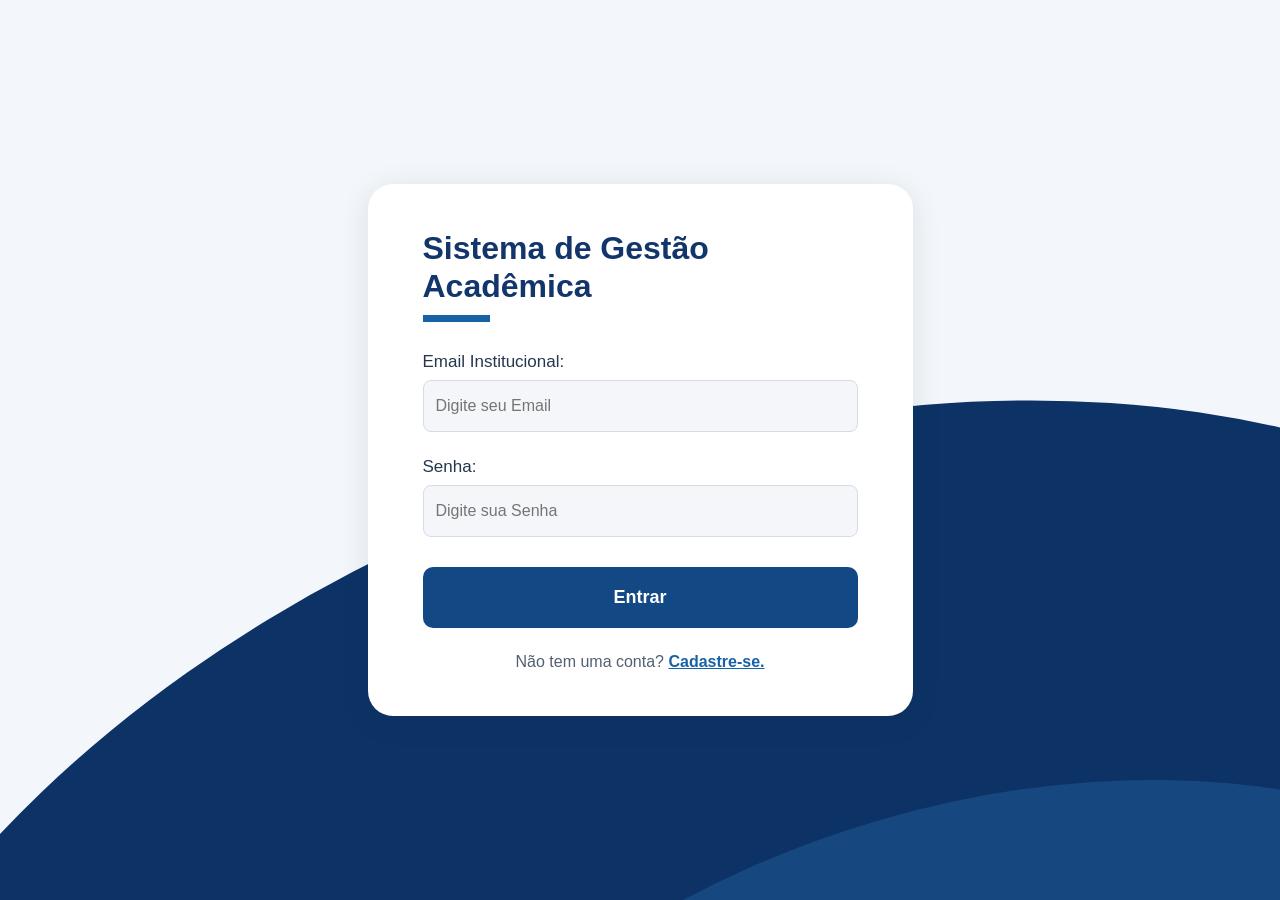
<file: index.html>
<!DOCTYPE html>
<html lang="pt-br">

<head>
    <meta charset="UTF-8">
    <meta name="viewport" content="width=device-width, initial-scale=1.0">

    <title>Tela de Login</title>

    <link rel="stylesheet" href="login.css">
</head>

<body>

    <div class="container">

        <!-- Fundo azul -->
        <div class="fundo">

            <div class="onda onda1"></div>
            <div class="onda onda2"></div>

        </div>

        <!-- Cartão de login -->
        <div class="conteudo">

            <h1>Sistema de Gestão Acadêmica</h1>

            <div class="linha"></div>

            <form id="formLogin">

                <label for="email">Email Institucional:</label>

                <input
                    type="email"
                    id="email"
                    placeholder="Digite seu Email"
                    required
                >

                <label for="senha">Senha:</label>

                <input
                    type="password"
                    id="senha"
                    placeholder="Digite sua Senha"
                    required
                >

                <button type="submit">Entrar</button>

                <p class="cadastro">
                    Não tem uma conta?
                    <a href="cadastro.html">Cadastre-se.</a>
                </p>

                <p id="mensagem"></p>

            </form>

             <script src="login.js"></script>

        </div>

    </div>

</body>

</html>
</file>
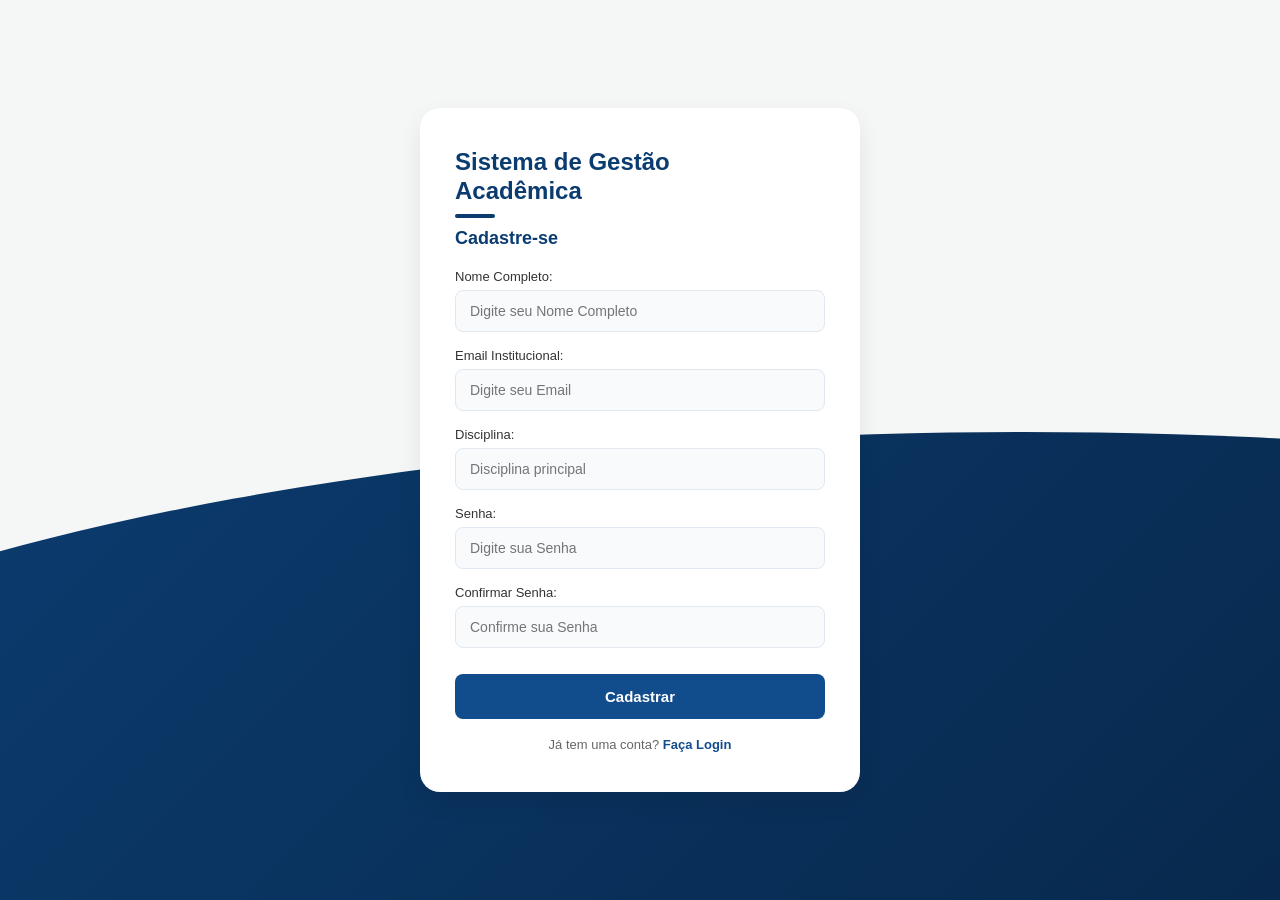
<file: cadastro.html>
<!DOCTYPE html>
<html lang="pt-br">

<head>
    <meta charset="UTF-8">
    <meta name="viewport" content="width=device-width, initial-scale=1.0">
    <title>Cadastro - Sistema de Gestão Acadêmica</title>
    <link rel="stylesheet" href="cadastro.css">
</head>

<body>

    <div class="background-shape"></div>

    <div class="card-container">
        <h1>Sistema de Gestão<br>Acadêmica</h1>
        <div class="divider"></div>
        <h2>Cadastre-se</h2>

        <form id="formCadastro">
            <div class="input-group">
                <label for="nome">Nome Completo:</label>
                <input type="text" id="nome" placeholder="Digite seu Nome Completo" required>
            </div>

            <div class="input-group">
                <label for="email">Email Institucional:</label>
                <input type="email" id="email" placeholder="Digite seu Email" required>
            </div>

            <div class="input-group">
                <label for="disciplina">Disciplina:</label>
                <input type="text" id="disciplina" placeholder="Disciplina principal" required>
            </div>

            <div class="input-group">
                <label for="senha">Senha:</label>
                <input type="password" id="senha" placeholder="Digite sua Senha" required>
            </div>

            <div class="input-group">
                <label for="confirmarSenha">Confirmar Senha:</label>
                <input type="password" id="confirmarSenha" placeholder="Confirme sua Senha" required>
            </div>

            <button type="submit">Cadastrar</button>

            <p id="mensagem"></p>

            <p class="login-link">
                Já tem uma conta? <a href="index.html">Faça Login</a>
            </p>
        </form>
    </div>

    <script src="cadastro.js"></script>

</body>
</html>
</file>
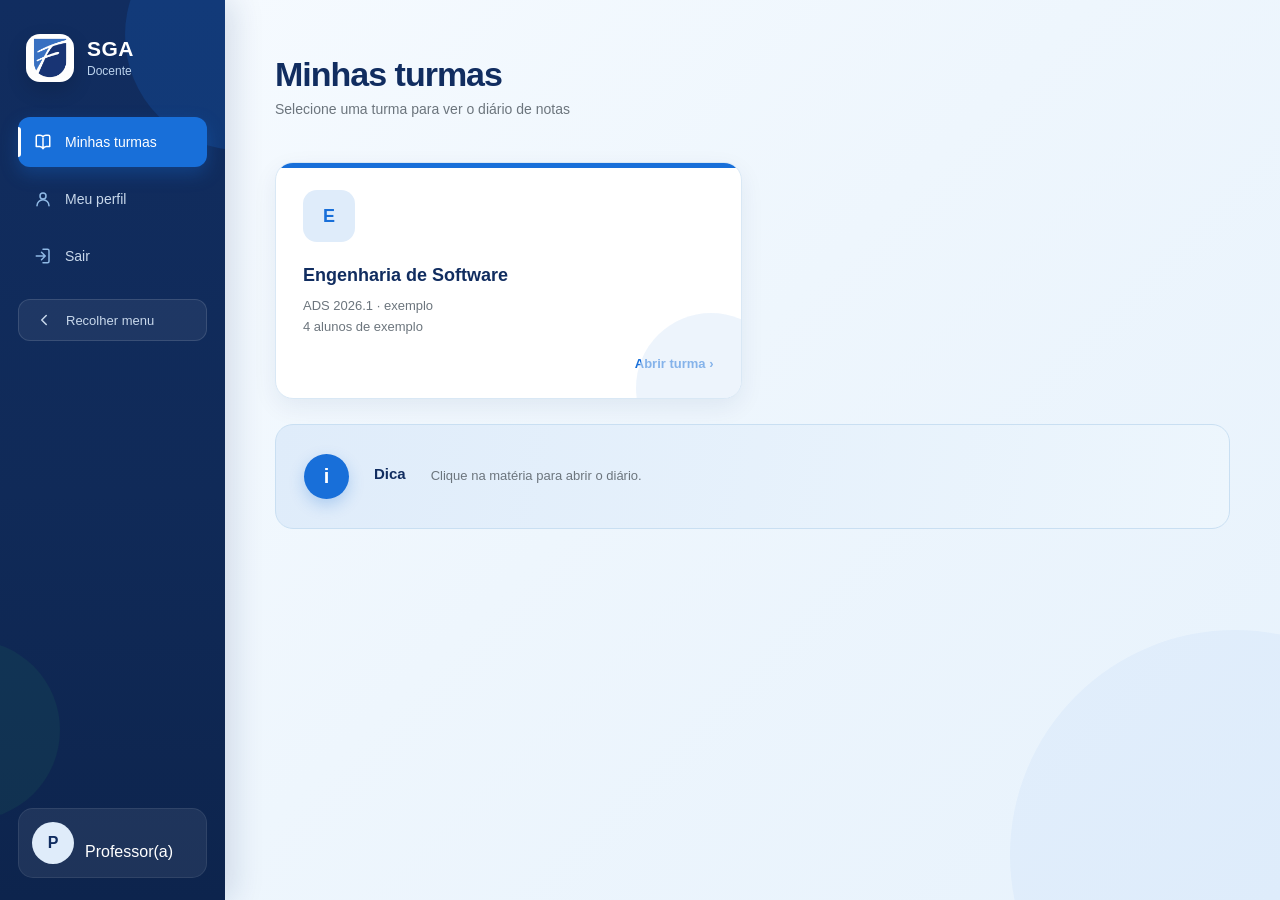
<file: menu.html>
<!DOCTYPE html>
<html lang="pt-BR">
<head>
    <meta charset="UTF-8">
    <meta name="viewport" content="width=device-width, initial-scale=1.0">
    <title>Minhas turmas - SGA</title>
    <link rel="stylesheet" href="menu.css">
    <link rel="stylesheet" href="sidebar-toggle.css">
</head>
<body>

    <div class="container">

        <!-- Menu lateral -->
        <aside class="sidebar" id="sidebar">
            <div class="logo">
                <div class="logo-icon">
                    <img src="imagens/logo-faculdade.png" alt="Logo da faculdade">
                </div>
                <div>
                    <h2>SGA</h2>
                    <span>Docente</span>
                </div>
            </div>

            <nav>
                <a href="#" class="active" aria-label="Minhas turmas" title="Minhas turmas">
                    <svg class="nav-icon" viewBox="0 0 24 24" fill="none" stroke="currentColor" stroke-width="2" stroke-linecap="round" stroke-linejoin="round" aria-hidden="true"><path d="M12 7v14M3 18V5a2 2 0 0 1 2-2h2a5 5 0 0 1 5 2 5 5 0 0 1 5-2h2a2 2 0 0 1 2 2v13h-4a5 5 0 0 0-5 3 5 5 0 0 0-5-3H3Z"/></svg>
                    <span class="nav-label">Minhas turmas</span>
                </a>

                <a href="meuperfil.html" aria-label="Meu perfil" title="Meu perfil">
                    <svg class="nav-icon" viewBox="0 0 24 24" fill="none" stroke="currentColor" stroke-width="2" stroke-linecap="round" stroke-linejoin="round" aria-hidden="true"><circle cx="12" cy="8" r="4"/><path d="M4 21a8 8 0 0 1 16 0"/></svg>
                    <span class="nav-label">Meu perfil</span>
                </a>

                <a href="index.html" aria-label="Sair" title="Sair">
                    <svg class="nav-icon" viewBox="0 0 24 24" fill="none" stroke="currentColor" stroke-width="2" stroke-linecap="round" stroke-linejoin="round" aria-hidden="true"><path d="M10 17l5-5-5-5M15 12H3M12 3h6a2 2 0 0 1 2 2v14a2 2 0 0 1-2 2h-6"/></svg>
                    <span class="nav-label">Sair</span>
                </a>
            </nav>
            <button class="sidebar-toggle" id="sidebarToggle" type="button" aria-controls="sidebar" aria-expanded="true" aria-label="Recolher menu" title="Recolher menu">
                <svg viewBox="0 0 24 24" fill="none" stroke="currentColor" stroke-width="2" stroke-linecap="round" stroke-linejoin="round" aria-hidden="true"><path d="m15 18-6-6 6-6"/></svg>
                <span class="toggle-label">Recolher menu</span>
            </button>
            <div class="professor">
                <div class="profile-icon" id="fotoMenu"></div>
                <div>
                    <strong id="nomeUsuario"></strong>
                    <br><span>Professor(a)</span>
                </div>
            </div>
        </aside>

        <!-- Conteúdo principal -->
        <main class="main-content">

            <header class="header">
                <div>
                    <h1>Minhas turmas</h1>
                    <p>Selecione uma turma para ver o diário de notas</p>
                </div>

            </header>

            <!-- Cartão da disciplina principal do usuário -->
            <section class="turmas" id="listaTurmas" aria-label="Minha matéria"></section>

            <!-- Painel de dicas -->
            <section class="dica">
                <h3>Dica</h3>
                <p>
                    Clique na matéria para abrir o diário.
                </p>
            </section>

            <script src="menu.js"></script>
            <script src="sidebar-toggle.js"></script>

        </main>
    </div>

</body>

</html>
</file>
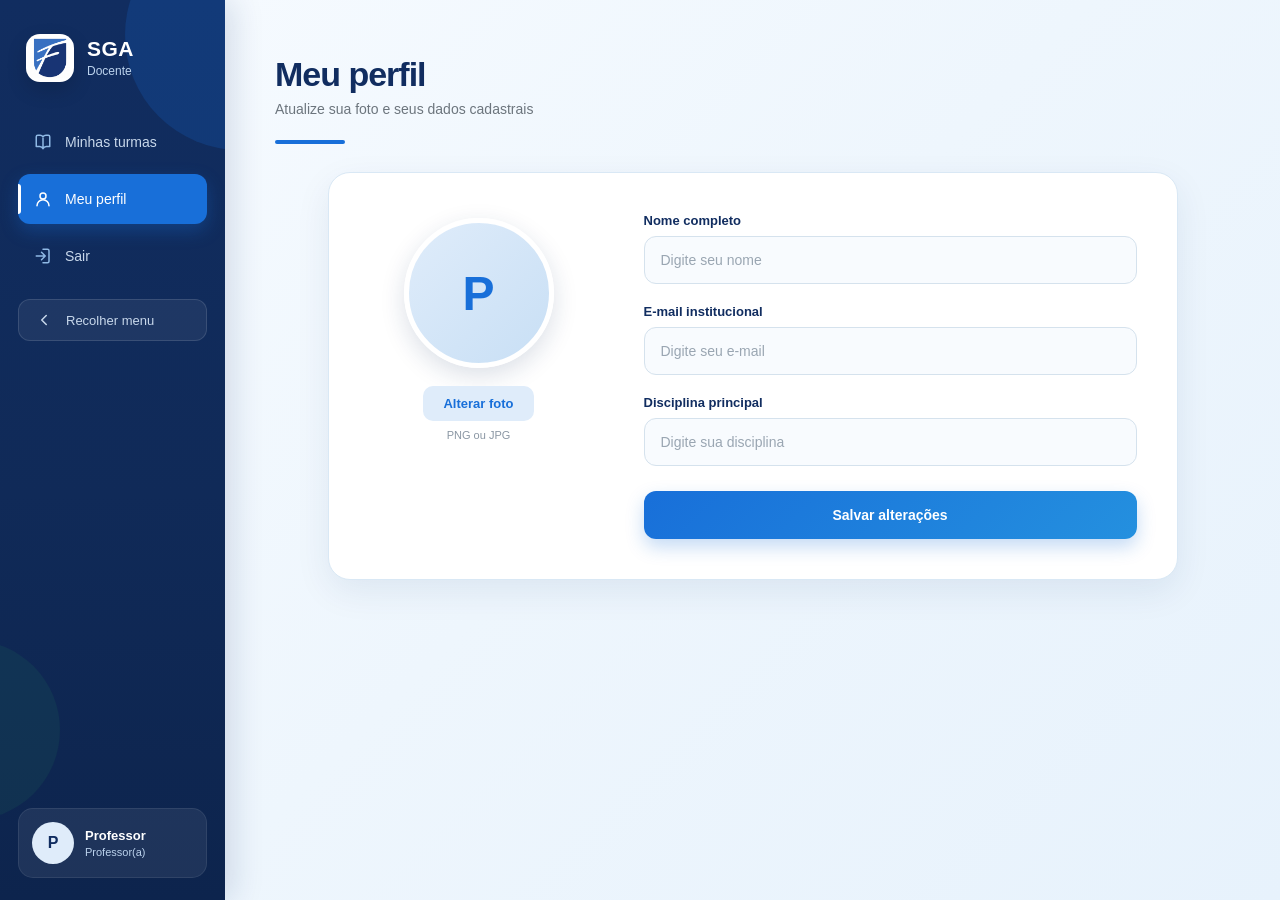
<file: meuperfil.html>
<!DOCTYPE html>
<html lang="pt-BR">

<head>
    <meta charset="UTF-8">
    <meta name="viewport" content="width=device-width, initial-scale=1.0">

    <title>Meu perfil - SGA</title>

    <link rel="stylesheet" href="meuperfil.css">
    <link rel="stylesheet" href="sidebar-toggle.css">
</head>

<body>

    <div class="container">

        <!-- =========================
             MENU LATERAL
        ========================== -->

        <aside class="sidebar" id="sidebar">

            <div class="logo">

                <div class="logo-icon">
                    <img src="imagens/logo-faculdade.png" alt="Logo da faculdade">
                </div>

                <div>
                    <h2>SGA</h2>
                    <span>Docente</span>
                </div>

            </div>

            <nav>

                <a href="menu.html" aria-label="Minhas turmas" title="Minhas turmas">
                    <svg class="nav-icon" viewBox="0 0 24 24" fill="none" stroke="currentColor" stroke-width="2" stroke-linecap="round" stroke-linejoin="round" aria-hidden="true"><path d="M12 7v14M3 18V5a2 2 0 0 1 2-2h2a5 5 0 0 1 5 2 5 5 0 0 1 5-2h2a2 2 0 0 1 2 2v13h-4a5 5 0 0 0-5 3 5 5 0 0 0-5-3H3Z"/></svg>
                    <span class="nav-label">Minhas turmas</span>
                </a>

                <a href="meuperfil.html" class="active" aria-label="Meu perfil" title="Meu perfil">
                    <svg class="nav-icon" viewBox="0 0 24 24" fill="none" stroke="currentColor" stroke-width="2" stroke-linecap="round" stroke-linejoin="round" aria-hidden="true"><circle cx="12" cy="8" r="4"/><path d="M4 21a8 8 0 0 1 16 0"/></svg>
                    <span class="nav-label">Meu perfil</span>
                </a>

                <a href="index.html" aria-label="Sair" title="Sair">
                    <svg class="nav-icon" viewBox="0 0 24 24" fill="none" stroke="currentColor" stroke-width="2" stroke-linecap="round" stroke-linejoin="round" aria-hidden="true"><path d="M10 17l5-5-5-5M15 12H3M12 3h6a2 2 0 0 1 2 2v14a2 2 0 0 1-2 2h-6"/></svg>
                    <span class="nav-label">Sair</span>
                </a>

            </nav>

            <button class="sidebar-toggle" id="sidebarToggle" type="button" aria-controls="sidebar" aria-expanded="true" aria-label="Recolher menu" title="Recolher menu">
                <svg viewBox="0 0 24 24" fill="none" stroke="currentColor" stroke-width="2" stroke-linecap="round" stroke-linejoin="round" aria-hidden="true"><path d="m15 18-6-6 6-6"/></svg>
                <span class="toggle-label">Recolher menu</span>
            </button>

            <!-- Usuário -->
            <div class="professor">

                <div class="profile-icon" id="foto-lateral">
                    <span>P</span>
                </div>

                <div>
                    <strong id="nomeLateral">Professor</strong>
                    <span>Professor(a)</span>
                </div>

            </div>

        </aside>


        <!-- =========================
             CONTEÚDO
        ========================== -->

        <main class="main-content">

            <header class="header">

                <div>
                    <h1>Meu perfil</h1>

                    <p>
                        Atualize sua foto e seus dados cadastrais
                    </p>
                </div>

            </header>


            <!-- =========================
                 CARD DO PERFIL
            ========================== -->

            <section class="perfil-card">

                <!-- FOTO -->

                <div class="foto-container">

                    <div class="foto" id="foto-perfil">
                        <span id="letraPerfil">P</span>
                    </div>

                    <label
                        for="foto-input"
                        class="alterar-foto">
                        Alterar foto
                    </label>

                    <input
                        type="file"
                        id="foto-input"
                        accept="image/png, image/jpeg"
                    >

                    <small>
                        PNG ou JPG
                    </small>

                </div>


                <!-- FORMULÁRIO -->

                <form class="form-perfil">

                    <div class="campo">

                        <label for="nome">
                            Nome completo
                        </label>

                        <input
                            type="text"
                            id="nome"
                            name="nome"
                            placeholder="Digite seu nome"
                            required
                        >

                    </div>


                    <div class="campo">

                        <label for="email">
                            E-mail institucional
                        </label>

                        <input
                            type="email"
                            id="email"
                            name="email"
                            placeholder="Digite seu e-mail"
                            required
                        >

                    </div>


                    <div class="campo">

                        <label for="disciplina">
                            Disciplina principal
                        </label>

                        <input
                            type="text"
                            id="disciplina"
                            name="disciplina"
                            placeholder="Digite sua disciplina"
                            required
                        >

                    </div>


                    <button
                        type="submit"
                        class="btn-salvar">

                        Salvar alterações

                    </button>

                </form>

            </section>

        </main>

    </div>


    <script src="meuperfil.js"></script>
    <script src="sidebar-toggle.js"></script>

</body>

</html>
</file>
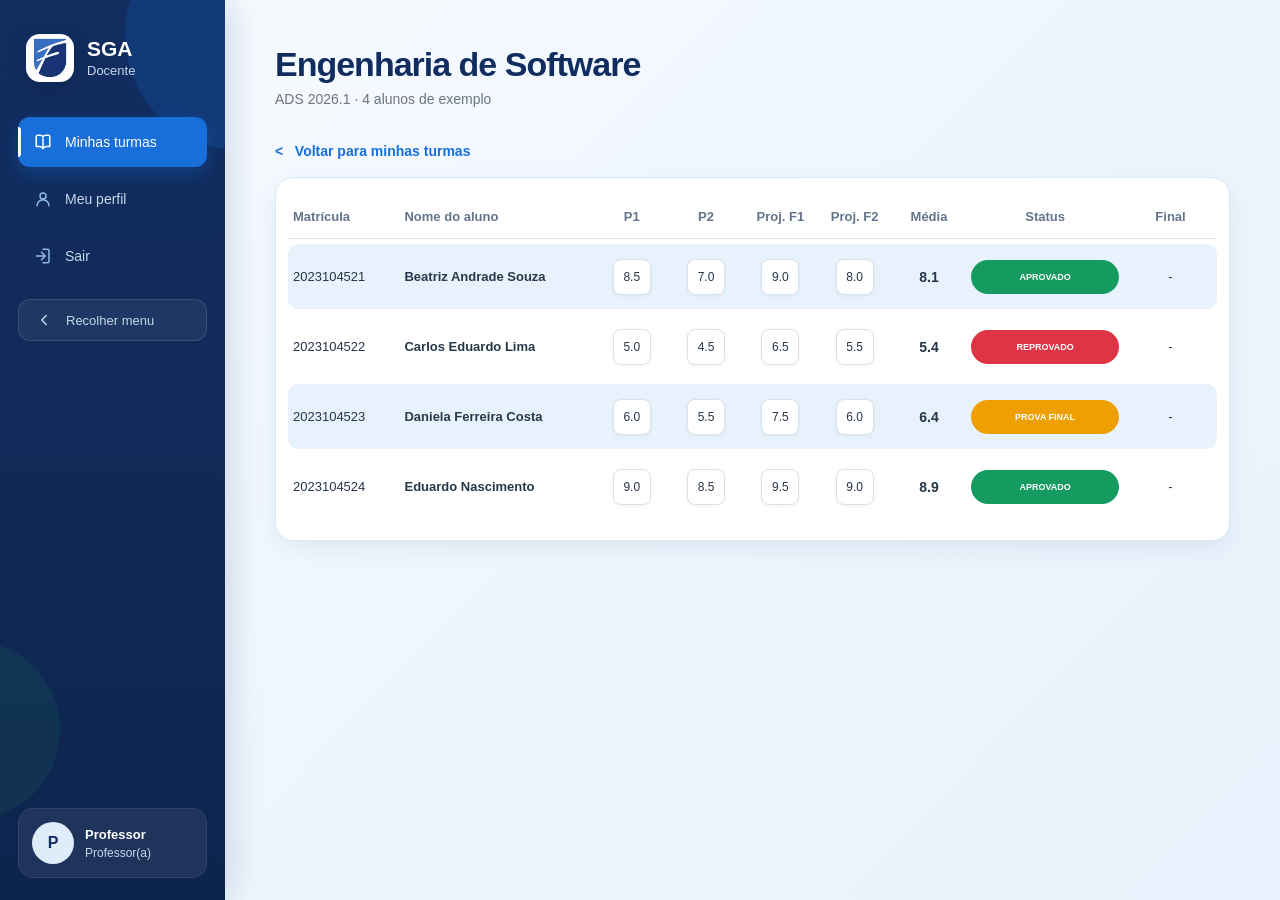
<file: turmaES.html>
<!DOCTYPE html>
<html lang="pt-BR">
<head>
    <meta charset="UTF-8">
    <meta name="viewport" content="width=device-width, initial-scale=1.0">
    <title>Engenharia de Software - SGA</title>
    <link rel="stylesheet" href="turmaES.css">
    <link rel="stylesheet" href="sidebar-toggle.css">
</head>
<body>

<div class="container">

    <!-- Menu lateral -->
    <aside class="sidebar" id="sidebar">
        <div class="logo">
            <div class="logo-icon">
                <img src="imagens/logo-faculdade.png" alt="Logo da faculdade">
            </div>
            <div>
                <h2>SGA</h2>
                <span>Docente</span>
            </div>
        </div>

        <nav>
            <a href="menu.html" class="active" aria-label="Minhas turmas" title="Minhas turmas">
                <svg class="nav-icon" viewBox="0 0 24 24" fill="none" stroke="currentColor" stroke-width="2" stroke-linecap="round" stroke-linejoin="round" aria-hidden="true"><path d="M12 7v14M3 18V5a2 2 0 0 1 2-2h2a5 5 0 0 1 5 2 5 5 0 0 1 5-2h2a2 2 0 0 1 2 2v13h-4a5 5 0 0 0-5 3 5 5 0 0 0-5-3H3Z"/></svg>
                <span class="nav-label">Minhas turmas</span>
            </a>

            <a href="meuperfil.html" aria-label="Meu perfil" title="Meu perfil">
                <svg class="nav-icon" viewBox="0 0 24 24" fill="none" stroke="currentColor" stroke-width="2" stroke-linecap="round" stroke-linejoin="round" aria-hidden="true"><circle cx="12" cy="8" r="4"/><path d="M4 21a8 8 0 0 1 16 0"/></svg>
                <span class="nav-label">Meu perfil</span>
            </a>

            <a href="index.html" aria-label="Sair" title="Sair">
                <svg class="nav-icon" viewBox="0 0 24 24" fill="none" stroke="currentColor" stroke-width="2" stroke-linecap="round" stroke-linejoin="round" aria-hidden="true"><path d="M10 17l5-5-5-5M15 12H3M12 3h6a2 2 0 0 1 2 2v14a2 2 0 0 1-2 2h-6"/></svg>
                <span class="nav-label">Sair</span>
            </a>
        </nav>

        <button class="sidebar-toggle" id="sidebarToggle" type="button" aria-controls="sidebar" aria-expanded="true" aria-label="Recolher menu" title="Recolher menu">
            <svg viewBox="0 0 24 24" fill="none" stroke="currentColor" stroke-width="2" stroke-linecap="round" stroke-linejoin="round" aria-hidden="true"><path d="m15 18-6-6 6-6"/></svg>
            <span class="toggle-label">Recolher menu</span>
        </button>

        <div class="professor">
            <div class="profile-icon" id="fotoMenu"></div>
            <div>
                <strong id="nomeUsuario">Professor</strong>
                <span>Professor(a)</span>
            </div>
        </div>
    </aside>

    <!-- Conteúdo principal -->
    <main class="main-content">

        <!-- Cabeçalho -->
        <header class="header">
            <div>
                <h1 id="nomeDisciplina">Engenharia de Software</h1>
                <p id="resumoTurma">4 alunos de exemplo</p>
            </div>

        </header>

        <div class="content">

            <!-- Voltar -->
            <a href="menu.html" class="voltar">
                &lt; &nbsp; Voltar para minhas turmas
            </a>

            <!-- Tabela -->
            <section class="tabela-container">
                <div class="table-scroll">
                    <table>
                        <thead>
                            <tr>
                                <th>Matrícula</th>
                                <th>Nome do aluno</th>
                                <th>P1</th>
                                <th>P2</th>
                                <th>Proj. F1</th>
                                <th>Proj. F2</th>
                                <th>Média</th>
                                <th>Status</th>
                                <th>Final</th>
                            </tr>
                        </thead>

                        <tbody>
                            <tr>
                                <td>2023104521</td>
                                <td class="nome">Beatriz Andrade Souza</td>
                                <td><input type="number" value="8.5" step="0.1"></td>
                                <td><input type="number" value="7.0" step="0.1"></td>
                                <td><input type="number" value="9.0" step="0.1"></td>
                                <td><input type="number" value="8.0" step="0.1"></td>
                                <td class="media">8.1</td>
                                <td><span class="status aprovado">APROVADO</span></td>
                                <td>-</td>
                            </tr>

                            <tr>
                                <td>2023104522</td>
                                <td class="nome">Carlos Eduardo Lima</td>
                                <td><input type="number" value="5.0" step="0.1"></td>
                                <td><input type="number" value="4.5" step="0.1"></td>
                                <td><input type="number" value="6.5" step="0.1"></td>
                                <td><input type="number" value="5.5" step="0.1"></td>
                                <td class="media">5.4</td>
                                <td><span class="status reprovado">REPROVADO</span></td>
                                <td>-</td>
                            </tr>

                            <tr>
                                <td>2023104523</td>
                                <td class="nome">Daniela Ferreira Costa</td>
                                <td><input type="number" value="6.0" step="0.1"></td>
                                <td><input type="number" value="5.5" step="0.1"></td>
                                <td><input type="number" value="7.5" step="0.1"></td>
                                <td><input type="number" value="6.0" step="0.1"></td>
                                <td class="media">6.4</td>
                                <td><span class="status final">PROVA FINAL</span></td>
                                <td>-</td>
                            </tr>

                            <tr>
                                <td>2023104524</td>
                                <td class="nome">Eduardo Nascimento</td>
                                <td><input type="number" value="9.0" step="0.1"></td>
                                <td><input type="number" value="8.5" step="0.1"></td>
                                <td><input type="number" value="9.5" step="0.1"></td>
                                <td><input type="number" value="9.0" step="0.1"></td>
                                <td class="media">8.9</td>
                                <td><span class="status aprovado">APROVADO</span></td>
                                <td>-</td>
                            </tr>

                        </tbody>
                    </table>
                </div>
            </section>

        </div>
    </main>
</div>

<script src="menu.js"></script>
<script src="turma.js"></script>
<script src="sidebar-toggle.js"></script>
</body>
</html>
</file>
<file: login.css>
* {
            margin: 0;
            padding: 0;
            box-sizing: border-box;
        }

        body {
            font-family: Arial, Helvetica, sans-serif;
            background-color: #f3f6fa;
            color: #152b4a;
            min-height: 100vh;
        }

        .container {
            min-height: 100vh;
            width: 100%;
            position: relative;
            display: flex;
            align-items: center;
            justify-content: center;
            overflow: hidden;
        }

        /* Fundo */
        .fundo {
            position: absolute;
            inset: 0;
            overflow: hidden;
            z-index: 0;
            pointer-events: none;
        }

        .onda {
            position: absolute;
            border-radius: 50%;
            transform: rotate(-20deg);
        }

        .onda1 {
            background-color: #0d3265;
            width: 160vw;
            height: 150vh;
            left: -20vw;
            bottom: -100vh;
        }

        .onda2 {
            background-color: #16477f;
            width: 115vw;
            height: 115vh;
            left: 20vw;
            bottom: -105vh;
        }

        /* Conteúdo */
        .conteudo {
            position: relative;
            z-index: 2;
            width: 545px;
            padding: 45px 55px;
            background-color: white;
            border-radius: 25px;
            box-shadow: 0 5px 30px rgba(20, 45, 80, 0.10);
        }

        h1 {
            font-size: 32px;
            color: #12366b;
            margin-bottom: 10px;
            line-height: 1.2;
        }

        .linha {
            width: 67px;
            height: 7px;
            background-color: #1762a6;
            margin-bottom: 30px;
        }

        form {
            width: 100%;
        }

        label {
            display: block;
            font-size: 17px;
            color: #26374d;
            margin-bottom: 8px;
        }

        input[type="email"],
        input[type="password"] {
            width: 100%;
            height: 52px;
            border: 1px solid #d5dce5;
            border-radius: 8px;
            background-color: #f5f6f9;
            padding: 0 12px;
            font-size: 16px;
            outline: none;
            transition: 0.3s;
            margin-bottom: 25px;
        }

        input[type="email"]:focus,
        input[type="password"]:focus {
            border-color: #1762a6;
            box-shadow: 0 0 0 3px rgba(23, 98, 166, 0.12);
        }

        button {
            width: 100%;
            height: 61px;
            background-color: #124985;
            color: white;
            border: none;
            border-radius: 10px;
            font-size: 18px;
            font-weight: bold;
            cursor: pointer;
            transition: 0.3s;
            margin-top: 5px;
        }

        button:hover {
            background-color: #0d3265;
        }

        .cadastro {
            text-align: center;
            margin-top: 25px;
            font-size: 16px;
            color: #536071;
        }

        .cadastro a {
            color: #1762a6;
            text-decoration: underline;
            font-weight: bold;
        }

        .cadastro a:hover {
            color: #0d3265;
        }

        /* Responsividade */
        @media (max-width: 768px) {
            .container {
                padding: 25px 20px;
            }

            .conteudo {
                width: 100%;
                max-width: 480px;
                padding: 35px 28px;
                border-radius: 20px;
            }

            h1 {
                font-size: 27px;
            }

            label {
                font-size: 16px;
            }

            .onda1 {
                width: 200vw;
                height: 100vh;
                left: -45vw;
                bottom: -75vh;
            }

            .onda2 {
                width: 150vw;
                height: 80vh;
                left: 15vw;
                bottom: -75vh;
            }
        }

        @media (max-width: 380px) {
            .conteudo {
                padding: 28px 20px;
            }

            h1 {
                font-size: 24px;
            }

            .cadastro {
                font-size: 14px;
            }
        }
</file>
<file: cadastro.css>
* {
    margin: 0;
    padding: 0;
    box-sizing: border-box;
    font-family: 'Segoe UI', Tahoma, Geneva, Verdana, sans-serif;
}

body {
    min-height: 100vh;
    display: flex;
    justify-content: center;
    align-items: center;
    background-color: #f4f7f6;
    position: relative;
    overflow-x: hidden;
    padding: 20px;
}

/* Fundo curvado escuro da tela da direita */
.background-shape {
    position: absolute;
    bottom: 0;
    right: 0;
    width: 100%;
    height: 65%;
    background: linear-gradient(135deg, #0b3c70 0%, #08294d 100%);
    clip-path: ellipse(120% 80% at 80% 100%);
    z-index: 1;
}

/* Cartão Branco Centralizado */
.card-container {
    position: relative;
    z-index: 2;
    background-color: #ffffff;
    padding: 40px 35px;
    border-radius: 20px;
    box-shadow: 0 10px 25px rgba(0, 0, 0, 0.08);
    width: 100%;
    max-width: 440px;
}

/* Títulos */
.card-container h1 {
    color: #0b3c70;
    font-size: 24px;
    font-weight: 700;
    line-height: 1.2;
    margin-bottom: 8px;
}

.card-container h2 {
    color: #0b3c70;
    font-size: 18px;
    margin-top: 10px;
    margin-bottom: 20px;
}

/* Linha azul sob o título */
.divider {
    width: 40px;
    height: 4px;
    background-color: #0b3c70;
    border-radius: 2px;
}

/* Campos de entrada */
.input-group {
    margin-bottom: 16px;
    display: flex;
    flex-direction: column;
}

.input-group label {
    font-size: 13px;
    color: #333333;
    margin-bottom: 6px;
    font-weight: 500;
}

.input-group input {
    width: 100%;
    padding: 12px 14px;
    border: 1px solid #e2e8f0;
    background-color: #f8fafc;
    border-radius: 8px;
    font-size: 14px;
    outline: none;
    transition: all 0.2s ease;
}

.input-group input:focus {
    border-color: #0b3c70;
    background-color: #ffffff;
}

/* Botão Principal */
button[type="submit"] {
    width: 100%;
    padding: 14px;
    background-color: #114c8d;
    color: #ffffff;
    border: none;
    border-radius: 8px;
    font-size: 15px;
    font-weight: 600;
    cursor: pointer;
    margin-top: 10px;
    transition: background-color 0.2s ease;
}

button[type="submit"]:hover {
    background-color: #0b3c70;
}

/* Links e textos adicionais */
.login-link {
    text-align: center;
    margin-top: 18px;
    font-size: 13px;
    color: #666666;
}

.login-link a {
    color: #114c8d;
    text-decoration: none;
    font-weight: 700;
}

.login-link a:hover {
    text-decoration: underline;
}

#mensagem {
    margin-top: 10px;
    text-align: center;
    font-size: 13px;
}
</file>
<file: menu.css>
/* =========================================================
   SGA - DASHBOARD DOCENTE
   Paleta:
   #112D60  Azul escuro
   #186FD9  Azul principal
   #DFECFA  Azul claro
   #279E5B  Verde
   #E63946  Vermelho
   #F0A019  Âmbar
   #212529  Cinza escuro
   #6C757D  Cinza médio
========================================================= */


/* =========================================================
   RESET
========================================================= */

* {
    margin: 0;
    padding: 0;
    box-sizing: border-box;
}

html {
    min-height: 100%;
}

body {
    min-height: 100vh;

    font-family:
        "Segoe UI",
        Arial,
        Helvetica,
        sans-serif;

    color: #212529;

    background:
        linear-gradient(
            135deg,
            #f7fbff 0%,
            #eef6fd 50%,
            #e7f2fc 100%
        );
}


/* =========================================================
   CONTAINER
========================================================= */

.container {
    min-height: 100vh;

    display: flex;
}


/* =========================================================
   SIDEBAR
========================================================= */

.sidebar {
    position: fixed;

    left: 0;
    top: 0;
    bottom: 0;

    width: 225px;

    padding: 30px 18px 22px;

    display: flex;
    flex-direction: column;

    background:
        linear-gradient(
            180deg,
            #112D60 0%,
            #102a58 55%,
            #0d244d 100%
        );

    color: white;

    box-shadow:
        8px 0 30px rgba(17, 45, 96, 0.14);

    z-index: 20;

    overflow: hidden;
}


/* detalhe decorativo */

.sidebar::before {
    content: "";

    position: absolute;

    width: 230px;
    height: 230px;

    right: -130px;
    top: -80px;

    border-radius: 50%;

    background: rgba(24, 111, 217, 0.20);
}

.sidebar::after {
    content: "";

    position: absolute;

    width: 180px;
    height: 180px;

    left: -120px;
    bottom: 80px;

    border-radius: 50%;

    background: rgba(39, 158, 91, 0.10);
}


/* =========================================================
   LOGO
========================================================= */
.logo-icon img{
    width: 40px;
    height: 40px;
    object-fit: contain;
}

.logo {
    position: relative;

    display: flex;
    align-items: center;

    gap: 13px;

    padding: 4px 8px 35px;

    z-index: 1;
}

.logo-icon {
    width: 48px;
    height: 48px;

    flex-shrink: 0;

    display: flex;
    align-items: center;
    justify-content: center;

    border-radius: 14px;

    background: #ffffff;

    color: #112D60;

    font-size: 20px;
    font-weight: 800;

    box-shadow:
        0 8px 20px rgba(0, 0, 0, 0.15);
}

.logo h2 {
    color: white;

    font-size: 21px;

    line-height: 1;

    letter-spacing: 0.5px;
}

.logo span {
    display: block;

    margin-top: 5px;

    color: #bcd3ed;

    font-size: 12px;
}


/* =========================================================
   MENU
========================================================= */

nav {
    position: relative;

    display: flex;
    flex-direction: column;

    gap: 7px;

    z-index: 2;
}

nav a {
    position: relative;

    min-height: 50px;

    display: flex;
    align-items: center;

    gap: 13px;

    padding: 0 16px;

    border-radius: 12px;

    color: #c8d8eb;

    text-decoration: none;

    font-size: 14px;
    font-weight: 500;

    transition:
        background 0.25s ease,
        color 0.25s ease,
        transform 0.25s ease;
}

nav a:hover {
    color: white;

    background: rgba(255, 255, 255, 0.08);

    transform: translateX(3px);
}

nav a.active {
    color: white;

    background: #186FD9;

    box-shadow:
        0 7px 18px rgba(24, 111, 217, 0.30);
}

nav a.active::before {
    content: "";

    position: absolute;

    left: 0;
    top: 10px;
    bottom: 10px;

    width: 3px;

    border-radius: 0 5px 5px 0;

    background: white;
}

.nav-icon {
    width: 18px;
    height: 18px;
    flex-shrink: 0;
    color: #8fb9e5;
}

nav a.active .nav-icon {
    color: white;
}


/* =========================================================
   PROFESSOR
========================================================= */

.profile-icon:has(img)::after {
    display: none;
}

.profile-icon img {
    width: 100%;
    height: 100%;
    object-fit: cover;
    border-radius: 50%;
}

.professor {
    position: relative;

    margin-top: auto;

    padding: 13px;

    display: flex;
    align-items: center;

    gap: 11px;

    border-radius: 15px;

    background: rgba(255, 255, 255, 0.07);

    border: 1px solid rgba(255, 255, 255, 0.08);

    z-index: 2;
}

.profile-icon {
    width: 42px;
    height: 42px;

    flex-shrink: 0;

    border-radius: 50%;

    background: #DFECFA;

    position: relative;
}

.profile-icon::after {
    content: "P";

    position: absolute;

    inset: 0;

    display: flex;
    align-items: center;
    justify-content: center;

    color: #112D60;

    font-weight: 700;
}

.professor strong {
    color: white;

    font-size: 13px;
}


/* =========================================================
   CONTEÚDO PRINCIPAL
========================================================= */

.main-content {
    width: calc(100% - 225px);

    min-height: 100vh;

    margin-left: 225px;

    padding: 45px 50px 60px;
}


/* =========================================================
   HEADER
========================================================= */

.header {
    position: relative;

    display: flex;
    align-items: center;

    justify-content: space-between;

    margin-bottom: 35px;

    padding: 10px 0;
}

.header h1 {
    color: #112D60;

    font-size: 34px;

    font-weight: 750;

    letter-spacing: -1px;
}

.header p {
    margin-top: 7px;

    color: #6C757D;

    font-size: 14px;
}


/* =========================================================
   GRID DAS TURMAS
========================================================= */

.turmas {
    display: grid;

    grid-template-columns:
        repeat(2, minmax(300px, 1fr));

    gap: 22px;

    counter-reset: turma;
}


/* =========================================================
   CARDS
========================================================= */

.card {
    position: relative;

    min-height: 225px;

    padding: 27px;

    display: flex;
    flex-direction: column;

    background: #ffffff;

    border: 1px solid #d9e8f5;

    border-radius: 18px;

    box-shadow:
        0 8px 25px rgba(17, 45, 96, 0.07);

    overflow: hidden;

    transition:
        transform 0.3s ease,
        box-shadow 0.3s ease,
        border-color 0.3s ease;
}

.card:hover {
    transform: translateY(-6px);

    border-color: #b9d5ef;

    box-shadow:
        0 18px 35px rgba(17, 45, 96, 0.12);
}


/* =========================================================
   BARRA SUPERIOR COLORIDA
========================================================= */

.card::before {
    content: "";

    position: absolute;

    left: 0;
    right: 0;
    top: 0;

    height: 5px;
}

.turma-azul::before {
    background: #186FD9;
}

.turma-verde::before {
    background: #279E5B;
}

.turma-amarela::before {
    background: #F0A019;
}

.turma-vermelha::before {
    background: #E63946;
}


/* =========================================================
   ÍCONE DOS CARDS
========================================================= */

.card-icon {
    width: 52px;
    height: 52px;

    margin-bottom: 22px;

    display: flex;
    align-items: center;
    justify-content: center;

    border-radius: 14px;

    background: #DFECFA;

    color: #186FD9;

    font-size: 18px;
    font-weight: 800;

    transition: transform 0.3s ease;
}

.card:hover .card-icon {
    transform: scale(1.08);
}


/* cores específicas dos ícones */

.turma-azul .card-icon {
    color: #186FD9;
    background: #DFECFA;
}

.turma-verde .card-icon {
    color: #279E5B;
    background: #e4f5eb;
}

.turma-amarela .card-icon {
    color: #d48a00;
    background: #fff2d8;
}

.turma-vermelha .card-icon {
    color: #E63946;
    background: #fde4e6;
}


/* =========================================================
   TÍTULO DO CARD
========================================================= */

.card h3 {
    color: #112D60;

    font-size: 18px;

    line-height: 1.3;

    margin-bottom: 9px;
}


/* =========================================================
   INFORMAÇÕES
========================================================= */

.card p {
    color: #6C757D;

    font-size: 13px;

    line-height: 1.6;
}


/* =========================================================
   LINK
========================================================= */

.card a {
    margin-top: auto;

    align-self: flex-end;

    padding-top: 18px;

    display: flex;
    align-items: center;

    color: #186FD9;

    text-decoration: none;

    font-size: 13px;
    font-weight: 700;

    transition:
        color 0.2s ease,
        transform 0.2s ease;
}

.card a:hover {
    color: #112D60;

    transform: translateX(5px);
}


/* =========================================================
   DETALHE NUMÉRICO DOS CARDS
========================================================= */

.card::after {
    content: "";

    position: absolute;

    right: -45px;
    bottom: -65px;

    width: 150px;
    height: 150px;

    border-radius: 50%;

    background: #DFECFA;

    opacity: 0.55;

    pointer-events: none;
}


/* =========================================================
   DICA
========================================================= */

.dica {
    position: relative;

    margin-top: 25px;

    min-height: 105px;

    padding: 24px 28px;

    display: flex;
    align-items: center;

    gap: 25px;

    background:
        linear-gradient(
            100deg,
            #DFECFA,
            #edf6fd
        );

    border: 1px solid #c9dff2;

    border-radius: 18px;

    overflow: hidden;
}

.dica::before {
    content: "i";

    width: 45px;
    height: 45px;

    flex-shrink: 0;

    display: flex;
    align-items: center;
    justify-content: center;

    border-radius: 50%;

    background: #186FD9;

    color: white;

    font-size: 20px;
    font-weight: 800;

    box-shadow:
        0 6px 15px rgba(24, 111, 217, 0.25);
}

.dica h3 {
    margin-bottom: 5px;

    color: #112D60;

    font-size: 15px;
}

.dica p {
    max-width: 850px;

    color: #6C757D;

    font-size: 13px;

    line-height: 1.6;
}


/* =========================================================
   EFEITO DE FUNDO NO MAIN
========================================================= */

.main-content::before {
    content: "";

    position: fixed;

    right: -180px;
    bottom: -180px;

    width: 450px;
    height: 450px;

    border-radius: 50%;

    background: rgba(24, 111, 217, 0.04);

    pointer-events: none;

    z-index: -1;
}


/* =========================================================
   RESPONSIVIDADE
========================================================= */

@media (max-width: 1050px) {

    .sidebar {
        width: 225px;
    }

    .main-content {
        width: calc(100% - 225px);

        margin-left: 225px;

        padding: 40px 30px;
    }

    .turmas {
        grid-template-columns: 1fr;
    }
}


/* =========================================================
   TABLET
========================================================= */

@media (max-width: 750px) {

    .sidebar {
        position: relative;

        width: 100%;

        height: auto;
        min-height: auto;

        padding: 20px;
    }

    .container {
        display: block;
    }

    .main-content {
        width: 100%;

        margin-left: 0;

        padding: 30px 22px 45px;
    }

    nav {
        margin-top: 15px;
    }

    .professor {
        margin-top: 20px;
    }
}


/* =========================================================
   CELULAR
========================================================= */

@media (max-width: 500px) {

    .main-content {
        padding: 25px 15px 40px;
    }

    .header h1 {
        font-size: 28px;
    }

    .header p {
        font-size: 13px;
    }

    .turmas {
        gap: 15px;
    }

    .card {
        min-height: 210px;

        padding: 23px;
    }

    nav {
        gap: 5px;
    }

    nav a {
        padding: 0 10px;

        font-size: 12px;
    }

    .dica {
        align-items: flex-start;

        padding: 20px;

        gap: 15px;
    }
}
</file>
<file: sidebar-toggle.css>
.sidebar,
.main-content {
    transition: width 0.25s ease, margin-left 0.25s ease;
}

.sidebar-toggle {
    position: relative;
    z-index: 2;
    min-height: 42px;
    margin-top: 18px;
    padding: 0 16px;
    display: flex;
    align-items: center;
    gap: 13px;
    border: 1px solid rgba(255, 255, 255, 0.12);
    border-radius: 12px;
    background: rgba(255, 255, 255, 0.06);
    color: #c8d8eb;
    font: inherit;
    font-size: 13px;
    cursor: pointer;
}

.sidebar-toggle:hover,
.sidebar-toggle:focus-visible {
    background: rgba(255, 255, 255, 0.14);
    color: white;
}

.sidebar-toggle svg {
    width: 18px;
    height: 18px;
    flex-shrink: 0;
}

body.sidebar-collapsed .sidebar {
    width: 72px;
    padding-right: 8px;
    padding-left: 8px;
}

body.sidebar-collapsed .main-content {
    width: calc(100% - 72px);
    margin-left: 72px;
}

body.sidebar-collapsed .sidebar .logo {
    justify-content: center;
    padding-right: 0;
    padding-left: 0;
}

body.sidebar-collapsed .sidebar .logo > div:last-child,
body.sidebar-collapsed .sidebar .nav-label,
body.sidebar-collapsed .sidebar .toggle-label,
body.sidebar-collapsed .sidebar .professor > div:last-child {
    display: none;
}

body.sidebar-collapsed .sidebar nav a,
body.sidebar-collapsed .sidebar .sidebar-toggle {
    justify-content: center;
    padding-right: 0;
    padding-left: 0;
}

body.sidebar-collapsed .sidebar .sidebar-toggle svg {
    transform: rotate(180deg);
}

body.sidebar-collapsed .sidebar .professor {
    justify-content: center;
    padding: 9px 0;
}

@media (max-width: 750px) {
    .sidebar-toggle {
        display: none;
    }
}
</file>
<file: meuperfil.css>
/* =========================================================
   SGA - MEU PERFIL
========================================================= */


/* =========================================================
   RESET
========================================================= */

* {
    margin: 0;
    padding: 0;
    box-sizing: border-box;
}


html {
    min-height: 100%;
}


body {
    min-height: 100vh;

    font-family:
        "Segoe UI",
        Arial,
        Helvetica,
        sans-serif;

    color: #212529;

    background:
        linear-gradient(
            135deg,
            #f7fbff 0%,
            #eef6fd 50%,
            #e7f2fc 100%
        );
}


/* =========================================================
   CONTAINER
========================================================= */

.container {
    min-height: 100vh;

    display: flex;
}


/* =========================================================
   SIDEBAR
========================================================= */

.sidebar {

    position: fixed;

    left: 0;
    top: 0;
    bottom: 0;

    width: 225px;

    padding: 30px 18px 22px;

    display: flex;
    flex-direction: column;

    background:
        linear-gradient(
            180deg,
            #112D60 0%,
            #102a58 55%,
            #0d244d 100%
        );

    color: white;

    box-shadow:
        8px 0 30px rgba(17, 45, 96, 0.14);

    z-index: 20;

    overflow: hidden;
}


/* detalhes */

.sidebar::before {

    content: "";

    position: absolute;

    width: 230px;
    height: 230px;

    right: -130px;
    top: -80px;

    border-radius: 50%;

    background:
        rgba(24, 111, 217, 0.20);
}


.sidebar::after {

    content: "";

    position: absolute;

    width: 180px;
    height: 180px;

    left: -120px;
    bottom: 80px;

    border-radius: 50%;

    background:
        rgba(39, 158, 91, 0.10);
}


/* =========================================================
   LOGO
========================================================= */

.logo {

    position: relative;

    display: flex;
    align-items: center;

    gap: 13px;

    padding: 4px 8px 35px;

    z-index: 1;
}


.logo-icon {

    width: 48px;
    height: 48px;

    flex-shrink: 0;

    display: flex;
    align-items: center;
    justify-content: center;

    border-radius: 14px;

    background: #ffffff;

    color: #112D60;

    font-size: 20px;
    font-weight: 800;

    box-shadow:
        0 8px 20px rgba(0, 0, 0, 0.15);
}

.logo-icon img {
    width: 40px;
    height: 40px;
    object-fit: contain;
}


.logo h2 {

    color: white;

    font-size: 21px;

    line-height: 1;

    letter-spacing: 0.5px;
}


.logo span {

    display: block;

    margin-top: 5px;

    color: #bcd3ed;

    font-size: 12px;
}


/* =========================================================
   MENU
========================================================= */

nav {

    position: relative;

    display: flex;
    flex-direction: column;

    gap: 7px;

    z-index: 2;
}


nav a {

    position: relative;

    min-height: 50px;

    display: flex;
    align-items: center;

    gap: 13px;

    padding: 0 16px;

    border-radius: 12px;

    color: #c8d8eb;

    text-decoration: none;

    font-size: 14px;
    font-weight: 500;

    transition:
        background 0.25s ease,
        color 0.25s ease,
        transform 0.25s ease;
}


nav a:hover {

    color: white;

    background:
        rgba(255, 255, 255, 0.08);

    transform: translateX(3px);
}


nav a.active {

    color: white;

    background: #186FD9;

    box-shadow:
        0 7px 18px
        rgba(24, 111, 217, 0.30);
}


nav a.active::before {

    content: "";

    position: absolute;

    left: 0;
    top: 10px;
    bottom: 10px;

    width: 3px;

    border-radius:
        0 5px 5px 0;

    background: white;
}


.nav-icon {
    width: 18px;
    height: 18px;
    flex-shrink: 0;
    color: #8fb9e5;
}


nav a.active .nav-icon {
    color: white;
}


/* =========================================================
   PROFESSOR
========================================================= */

.professor {

    position: relative;

    margin-top: auto;

    padding: 13px;

    display: flex;
    align-items: center;

    gap: 11px;

    border-radius: 15px;

    background:
        rgba(255, 255, 255, 0.07);

    border:
        1px solid rgba(255, 255, 255, 0.08);

    z-index: 2;
}


.profile-icon {

    width: 42px;
    height: 42px;

    flex-shrink: 0;

    border-radius: 50%;

    background: #DFECFA;

    overflow: hidden;

    display: flex;
    align-items: center;
    justify-content: center;
}


.profile-icon span {

    color: #112D60;

    font-weight: 700;
}


.profile-icon img {

    width: 100%;
    height: 100%;

    object-fit: cover;
}


.professor strong {

    display: block;

    color: white;

    font-size: 13px;
}


.professor > div:last-child span {

    display: block;

    margin-top: 3px;

    color: #bcd3ed;

    font-size: 11px;
}


/* =========================================================
   CONTEÚDO PRINCIPAL
========================================================= */

.main-content {

    width: calc(100% - 225px);

    min-height: 100vh;

    margin-left: 225px;

    padding: 45px 50px 60px;
}


/* =========================================================
   HEADER
========================================================= */

.header {

    position: relative;

    display: flex;
    align-items: center;

    margin-bottom: 45px;

    padding: 10px 0;
}


.header::after {

    content: "";

    position: absolute;

    left: 0;
    bottom: -17px;

    width: 70px;
    height: 4px;

    border-radius: 10px;

    background: #186FD9;
}


.header h1 {

    color: #112D60;

    font-size: 34px;

    font-weight: 750;

    letter-spacing: -1px;
}


.header p {

    margin-top: 7px;

    color: #6C757D;

    font-size: 14px;
}


/* =========================================================
   CARD DO PERFIL
========================================================= */

.perfil-card {

    width: 100%;

    max-width: 850px;

    margin: 0 auto;

    padding: 40px;

    display: grid;

    grid-template-columns: 220px 1fr;

    gap: 55px;

    align-items: start;

    background: white;

    border:
        1px solid #d9e8f5;

    border-radius: 22px;

    box-shadow:
        0 12px 35px
        rgba(17, 45, 96, 0.08);
}


/* =========================================================
   FOTO
========================================================= */

.foto-container {

    display: flex;

    flex-direction: column;

    align-items: center;

    justify-content: center;

    padding-top: 5px;
}


.foto {

    width: 150px;
    height: 150px;

    display: flex;

    align-items: center;
    justify-content: center;

    border-radius: 50%;

    overflow: hidden;

    background:
        linear-gradient(
            135deg,
            #DFECFA,
            #c8dff5
        );

    border:
        5px solid white;

    box-shadow:
        0 8px 25px
        rgba(17, 45, 96, 0.15);

    color: #186FD9;

    font-size: 48px;
    font-weight: 700;
}


.foto img {

    width: 100%;
    height: 100%;

    object-fit: cover;

    display: block;
}


.foto span {
    user-select: none;
}


/* =========================================================
   BOTÃO ALTERAR FOTO
========================================================= */

.alterar-foto {

    margin-top: 18px;

    padding: 10px 20px;

    border-radius: 10px;

    background: #DFECFA;

    color: #186FD9;

    font-size: 13px;
    font-weight: 700;

    cursor: pointer;

    transition:
        background 0.2s ease,
        transform 0.2s ease;
}


.alterar-foto:hover {

    background: #cce2f7;

    transform: translateY(-2px);
}


/* esconde o input original */

#foto-input {

    display: none;
}


.foto-container small {

    margin-top: 8px;

    color: #8a96a3;

    font-size: 11px;
}


/* =========================================================
   FORMULÁRIO
========================================================= */

.form-perfil {

    display: flex;

    flex-direction: column;

    gap: 20px;
}


.campo {

    display: flex;

    flex-direction: column;

    gap: 8px;
}


.campo label {

    color: #112D60;

    font-size: 13px;

    font-weight: 700;
}


.campo input {

    width: 100%;

    height: 48px;

    padding: 0 16px;

    border:
        1px solid #d5e2ed;

    border-radius: 12px;

    outline: none;

    background: #f8fbfe;

    color: #212529;

    font-family: inherit;

    font-size: 14px;

    transition:
        border 0.2s ease,
        box-shadow 0.2s ease,
        background 0.2s ease;
}


.campo input:focus {

    border-color: #186FD9;

    background: white;

    box-shadow:
        0 0 0 4px
        rgba(24, 111, 217, 0.10);
}


.campo input::placeholder {

    color: #9aa6b2;
}


/* =========================================================
   BOTÃO SALVAR
========================================================= */

.btn-salvar {

    width: 100%;

    height: 48px;

    margin-top: 5px;

    border: none;

    border-radius: 12px;

    background:
        linear-gradient(
            135deg,
            #186FD9,
            #2490df
        );

    color: white;

    font-family: inherit;

    font-size: 14px;

    font-weight: 700;

    cursor: pointer;

    box-shadow:
        0 8px 18px
        rgba(24, 111, 217, 0.25);

    transition:
        transform 0.2s ease,
        box-shadow 0.2s ease;
}


.btn-salvar:hover {

    transform: translateY(-2px);

    box-shadow:
        0 12px 25px
        rgba(24, 111, 217, 0.32);
}


.btn-salvar:active {

    transform: translateY(0);
}


/* =========================================================
   RESPONSIVIDADE
========================================================= */

@media (max-width: 900px) {

    .sidebar {
        width: 225px;
    }

    .main-content {

        width: calc(100% - 225px);

        margin-left: 225px;

        padding: 35px 25px;
    }

    .perfil-card {

        grid-template-columns: 1fr;

        gap: 30px;

        max-width: 600px;
    }

    .foto-container {
        padding-top: 0;
    }
}


/* =========================================================
   CELULAR
========================================================= */

@media (max-width: 750px) {

    .container {
        display: block;
    }

    .sidebar {

        position: relative;

        width: 100%;

        height: auto;

        padding: 20px;
    }

    .main-content {

        width: 100%;

        margin-left: 0;

        padding: 30px 20px 45px;
    }

    .professor {
        margin-top: 20px;
    }

    .header h1 {
        font-size: 28px;
    }

    .perfil-card {
        padding: 28px 22px;
    }
}


@media (max-width: 500px) {

    .main-content {
        padding: 25px 15px 40px;
    }

    .perfil-card {
        border-radius: 18px;
        padding: 25px 18px;
    }

    .foto {
        width: 130px;
        height: 130px;
    }

    .header p {
        font-size: 13px;
    }
}
</file>
<file: turmaES.css>
* {
    margin: 0;
    padding: 0;
    box-sizing: border-box;
}

body {
    min-height: 100vh;
    font-family: "Segoe UI", Arial, Helvetica, sans-serif;
    color: #212529;
    background: linear-gradient(135deg, #f7fbff 0%, #eef6fd 50%, #e7f2fc 100%);
}

.container {
    display: flex;
    min-height: 100vh;
}

/* Menu lateral */
.sidebar {
    position: fixed;
    left: 0;
    top: 0;
    bottom: 0;
    width: 225px;
    background: linear-gradient(180deg, #112D60 0%, #102a58 55%, #0d244d 100%);
    color: white;
    display: flex;
    flex-direction: column;
    padding: 30px 18px 22px;
    box-shadow: 8px 0 30px rgba(17, 45, 96, 0.14);
    overflow: hidden;
    z-index: 20;
}

.sidebar::before,
.sidebar::after {
    content: "";
    position: absolute;
    border-radius: 50%;
    pointer-events: none;
}

.sidebar::before {
    width: 230px;
    height: 230px;
    right: -130px;
    top: -80px;
    background: rgba(24, 111, 217, 0.20);
}

.sidebar::after {
    width: 180px;
    height: 180px;
    left: -120px;
    bottom: 80px;
    background: rgba(39, 158, 91, 0.10);
}

.logo {
    position: relative;
    display: flex;
    align-items: center;
    gap: 13px;
    padding: 4px 8px 35px;
    z-index: 1;
}

.logo-icon {
    width: 48px;
    height: 48px;
    flex-shrink: 0;
    border-radius: 14px;
    background: #ffffff;
    color: #102e60;
    display: flex;
    align-items: center;
    justify-content: center;
    font-weight: bold;
    font-size: 18px;
    box-shadow: 0 8px 20px rgba(0, 0, 0, 0.15);
}

.logo-icon img {
    width: 40px;
    height: 40px;
    object-fit: contain;
}

.logo h2 {
    font-size: 21px;
}

.logo span {
    font-size: 13px;
    color: #c5d5ec;
}

.sidebar nav {
    position: relative;
    display: flex;
    flex-direction: column;
    gap: 7px;
    z-index: 2;
}

.sidebar nav a {
    position: relative;
    min-height: 50px;
    text-decoration: none;
    color: #c8d8eb;
    padding: 0 16px;
    border-radius: 12px;
    display: flex;
    align-items: center;
    gap: 13px;
    font-size: 14px;
    font-weight: 500;
    transition: background 0.25s ease, color 0.25s ease, transform 0.25s ease;
}

.sidebar nav a:hover {
    color: white;
    background: rgba(255, 255, 255, 0.08);
    transform: translateX(3px);
}

.sidebar nav a.active {
    background: #186FD9;
    color: white;
    box-shadow: 0 7px 18px rgba(24, 111, 217, 0.30);
}

.sidebar nav a.active::before {
    content: "";
    position: absolute;
    left: 0;
    top: 10px;
    bottom: 10px;
    width: 3px;
    border-radius: 0 5px 5px 0;
    background: white;
}

.nav-icon {
    width: 18px;
    height: 18px;
    flex-shrink: 0;
    color: #8fb9e5;
}

.sidebar nav a.active .nav-icon {
    color: white;
}

/* Perfil do professor */
.professor {
    position: relative;
    margin-top: auto;
    display: flex;
    align-items: center;
    gap: 11px;
    padding: 13px;
    border-radius: 15px;
    background: rgba(255, 255, 255, 0.07);
    border: 1px solid rgba(255, 255, 255, 0.08);
    z-index: 2;
}

.profile-icon {
    width: 42px;
    height: 42px;
    flex-shrink: 0;
    background: #DFECFA;
    color: #102e60;
    border-radius: 50%;
    display: flex;
    justify-content: center;
    align-items: center;
    font-weight: bold;
    overflow: hidden;
}

.profile-icon:empty::after {
    content: "P";
}

.profile-icon img {
    width: 100%;
    height: 100%;
    object-fit: cover;
}

.professor strong {
    display: block;
    font-size: 13px;
}

.professor span {
    display: block;
    color: #c5d5ec;
    font-size: 12px;
    margin-top: 4px;
}

/* Conteúdo com degradê */
.main-content {
    width: calc(100% - 225px);
    margin-left: 225px;
    min-width: 0;
    min-height: 100vh;
}

/* Cabeçalho */
.header {
    display: flex;
    align-items: center;
    padding: 45px 50px 10px;
}

.header h1 {
    color: #112D60;
    font-size: 34px;
    letter-spacing: -1px;
    margin-bottom: 7px;
}

.header p {
    font-size: 14px;
    color: #6C757D;
}

/* Área da tabela */
.content {
    padding: 25px 50px 60px;
}

/* Link de voltar */
.voltar {
    display: inline-block;
    margin-bottom: 18px;
    text-decoration: none;
    color: #186FD9;
    font-size: 14px;
    font-weight: bold;
    transition: 0.3s;
}

.voltar:hover {
    color: #112D60;
    transform: translateX(-3px);
}

/* Caixa da tabela */
.tabela-container {
    width: 100%;
    background: #ffffff;
    border: 1px solid #d9e8f5;
    border-radius: 18px;
    padding: 12px;
    box-shadow: 0 8px 25px rgba(17, 45, 96, 0.07);
}

/* Rolagem horizontal em telas menores */
.table-scroll {
    width: 100%;
    overflow-x: auto;
    padding-bottom: 4px;
}

/* Tabela */
table {
    width: 100%;
    min-width: 640px;
    table-layout: fixed;
    border-collapse: separate;
    border-spacing: 0 5px;
    color: #263548;
    font-size: 13px;
}

th:nth-child(1) { width: 12%; }
th:nth-child(2) { width: 21%; }
th:nth-child(n+3):nth-child(-n+6) { width: 8%; }
th:nth-child(7) { width: 8%; }
th:nth-child(8) { width: 17%; }
th:nth-child(9) { width: 10%; }

thead th {
    padding: 14px 5px;
    text-align: left;
    color: #64748b;
    font-size: 13px;
    font-weight: 600;
    border-bottom: 1px solid #dce5ef;
    overflow-wrap: anywhere;
}

tbody td {
    padding: 12px 5px;
    height: 65px;
    text-align: left;
    white-space: nowrap;
}

thead th:nth-child(n+3),
tbody td:nth-child(n+3) {
    text-align: center;
}

/* Linhas alternadas */
tbody tr:nth-child(odd) {
    background: #e7f2fc;
}

tbody tr:nth-child(even) {
    background: rgba(255, 255, 255, 0.8);
}

tbody tr td:first-child {
    border-radius: 10px 0 0 10px;
}

tbody tr td:last-child {
    border-radius: 0 10px 10px 0;
}

tbody tr {
    transition: 0.2s;
}

tbody tr:hover {
    background: #d5eaff;
}

/* Nome dos alunos */
.nome {
    font-weight: bold;
    color: #27384b;
    white-space: normal;
}

/* Campos de notas */
td input {
    width: 38px;
    height: 36px;
    text-align: center;
    border: 1px solid #d9e1e9;
    border-radius: 8px;
    background: #ffffff;
    color: #263548;
    font-size: 12px;
    outline: none;
    box-shadow: 0 1px 4px rgba(0, 0, 0, 0.05);
    appearance: textfield;
}

td input::-webkit-inner-spin-button,
td input::-webkit-outer-spin-button {
    -webkit-appearance: none;
    margin: 0;
}

td input:focus {
    border-color: #2485df;
    box-shadow: 0 0 0 2px rgba(36, 133, 223, 0.15);
}

/* Média */
.media {
    font-weight: bold;
    font-size: 14px;
    text-align: center;
}

/* Status dos alunos */
.status {
    display: inline-flex;
    justify-content: center;
    align-items: center;
    width: 100%;
    height: 34px;
    border-radius: 20px;
    font-size: 9px;
    font-weight: bold;
    color: white;
    white-space: nowrap;
}

.aprovado {
    background: #159b60;
}

.reprovado {
    background: #df3346;
}

.final {
    background: #eea000;
}

/* Tablets */
@media (max-width: 1100px) {
    .header {
        padding: 40px 20px 10px;
    }

    .content {
        padding: 20px;
    }

    .tabela-container {
        padding: 10px;
    }

    table {
        font-size: 12px;
    }

    thead th {
        font-size: 11px;
    }
}

/* Celulares */
@media (max-width: 750px) {
    .container {
        display: block;
    }

    .sidebar {
        position: relative;
        width: 100%;
        min-height: auto;
        height: auto;
        padding: 15px;
    }

    .main-content {
        width: 100%;
        margin-left: 0;
    }

    .logo {
        margin-bottom: 15px;
    }

    .sidebar nav {
        flex-direction: row;
        flex-wrap: wrap;
    }

    .sidebar nav a {
        flex: 1;
        justify-content: center;
        padding: 12px 8px;
        font-size: 12px;
    }

    .professor {
        display: none;
    }

    .header {
        padding: 30px 12px 10px;
    }

    .header h1 {
        font-size: 21px;
    }

    .header p {
        font-size: 12px;
    }

    .content {
        padding: 18px 12px;
    }

    .tabela-container {
        padding: 8px;
    }

}
</file>
